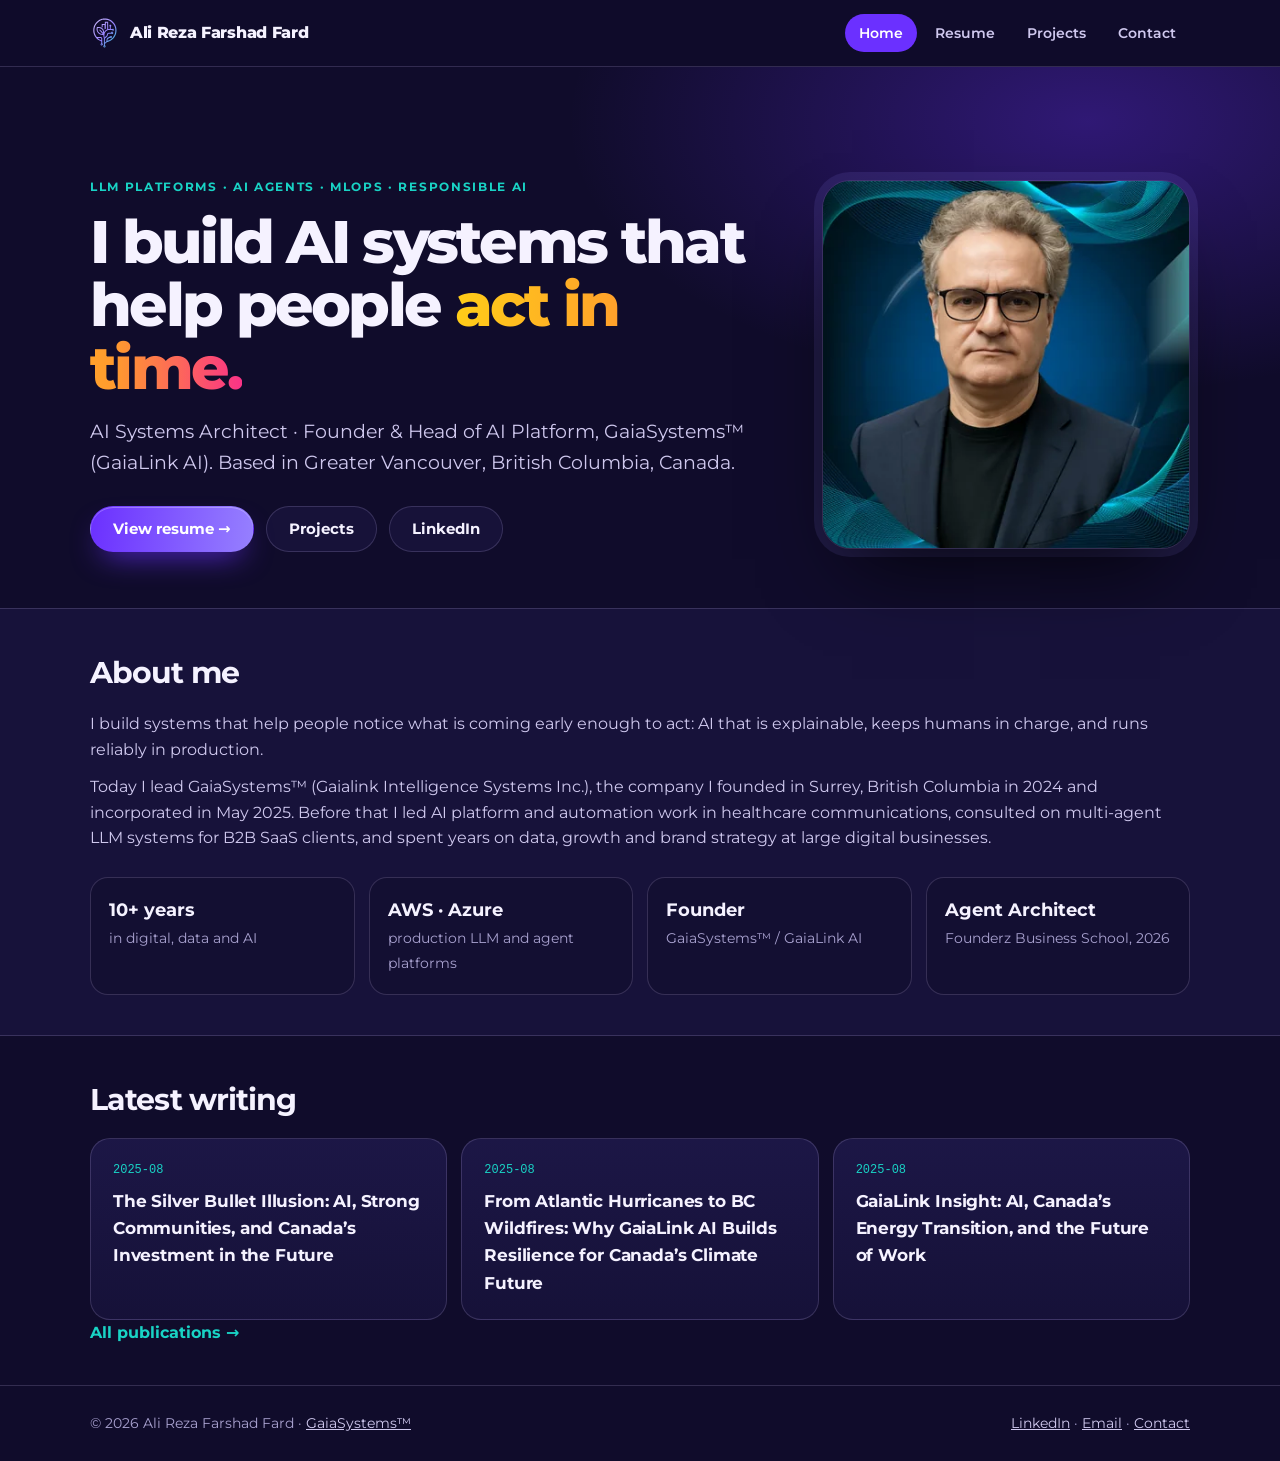
<file: index.html>
<!DOCTYPE html>
<html lang="en-CA">
<head>
<meta charset="utf-8">
<meta name="viewport" content="width=device-width, initial-scale=1">
<title>Ali Reza Farshad Fard | AI Systems Architect &amp; Founder, GaiaSystems™</title>
<meta name="description" content="Ali Reza Farshad Fard (Alireza Farshadfard): AI systems architect, founder of GaiaSystems™ (GaiaLink AI), LLM platforms, AI agents and MLOps in Vancouver, BC.">
<meta name="author" content="Ali Reza Farshad Fard">
<link rel="canonical" href="https://ali-fard.github.io/alireza-farshadfard-cv/">
<meta name="theme-color" content="#100C2B">
<meta property="og:type" content="profile">
<meta property="og:title" content="Ali Reza Farshad Fard | AI Systems Architect &amp; Founder, GaiaSystems™">
<meta property="og:description" content="Ali Reza Farshad Fard (Alireza Farshadfard): AI systems architect, founder of GaiaSystems™ (GaiaLink AI), LLM platforms, AI agents and MLOps in Vancouver, BC.">
<meta property="og:url" content="https://ali-fard.github.io/alireza-farshadfard-cv/">
<meta property="og:image" content="https://ali-fard.github.io/alireza-farshadfard-cv/assets/og.png">
<meta name="twitter:card" content="summary_large_image">
<link rel="icon" href="assets/favicon.svg" type="image/svg+xml">
<link rel="preload" href="assets/montserrat.woff2" as="font" type="font/woff2" crossorigin>
<link rel="stylesheet" href="assets/site.css">
<script type="application/ld+json">{"@context": "https://schema.org", "@type": "Person", "@id": "https://ali-fard.github.io/alireza-farshadfard-cv/#person", "name": "Ali Reza Farshad Fard", "alternateName": ["Alireza Farshadfard"], "url": "https://ali-fard.github.io/alireza-farshadfard-cv/", "image": "https://ali-fard.github.io/alireza-farshadfard-cv/assets/portrait-720.webp", "jobTitle": "Founder & Head of AI Platform", "worksFor": {"@type": "Organization", "name": "GaiaSystems", "legalName": "Gaialink Intelligence Systems Inc.", "alternateName": "GaiaLink AI", "url": "https://gaiasystems.ca/"}, "address": {"@type": "PostalAddress", "addressRegion": "BC", "addressCountry": "CA"}, "email": "mailto:alireza.farshadfard@gmail.com", "sameAs": ["https://www.linkedin.com/in/a-farshadfard/", "https://gaiasystems.ca/about#founder"], "alumniOf": [{"@type": "CollegeOrUniversity", "name": "The University of Manchester"}, {"@type": "CollegeOrUniversity", "name": "Islamic Azad University"}], "hasCredential": {"@type": "EducationalOccupationalCredential", "name": "Agent Architect", "credentialCategory": "Certificate of Completion", "recognizedBy": {"@type": "Organization", "name": "Founderz Business School"}, "url": "https://learn.founderz.com/certificate/agent-architect/bf5f643f-2c78-4635-800e-7f9ace03aea6"}, "knowsAbout": ["AI systems architecture", "AI agents", "LLM platforms", "AWS Bedrock", "Azure OpenAI", "RAG", "MLOps", "Responsible AI", "SEO", "Marketing automation"]}</script>
</head>
<body>
<a class="skip" href="#main">Skip to content</a>
<header class="top"><div class="wrap row">
  <a class="brand" href="index.html"><img src="assets/mark.svg" width="30" height="30" alt="">Ali Reza Farshad Fard</a>
  <nav aria-label="Main"><a href="index.html" aria-current="page">Home</a><a href="resume.html">Resume</a><a href="projects.html">Projects</a><a href="contact.html">Contact</a></nav>
</div></header>
<main id="main">
<section class="hero"><div class="wrap hero-g">
  <div>
    <p class="kicker">LLM platforms · AI agents · MLOps · Responsible AI</p>
    <h1>I build AI systems that help people <em>act in time.</em></h1>
    <p class="lead">AI Systems Architect · Founder &amp; Head of AI Platform, GaiaSystems™ (GaiaLink AI). Based in Greater Vancouver, British Columbia, Canada.</p>
    <div class="ctas"><a class="btn btn-p" href="resume.html">View resume →</a><a class="btn btn-o" href="projects.html">Projects</a><a class="btn btn-o" href="https://www.linkedin.com/in/a-farshadfard/" rel="me noopener">LinkedIn</a></div>
  </div>
  <div class="portrait"><img src="assets/portrait-720.webp" srcset="assets/portrait-400.webp 400w, assets/portrait-720.webp 720w" sizes="(max-width:800px) 280px, 360px" width="720" height="720" alt="Portrait of Ali Reza Farshad Fard"></div>
</div></section>
<section class="band"><div class="wrap">
  <h2>About me</h2>
  <p>I build systems that help people notice what is coming early enough to act: AI that is explainable, keeps humans in charge, and runs reliably in production.</p><p>Today I lead GaiaSystems™ (Gaialink Intelligence Systems Inc.), the company I founded in Surrey, British Columbia in 2024 and incorporated in May 2025. Before that I led AI platform and automation work in healthcare communications, consulted on multi-agent LLM systems for B2B SaaS clients, and spent years on data, growth and brand strategy at large digital businesses.</p>
  <div class="stats">
    <div><b>10+ years</b><span>in digital, data and AI</span></div>
    <div><b>AWS · Azure</b><span>production LLM and agent platforms</span></div>
    <div><b>Founder</b><span>GaiaSystems™ / GaiaLink AI</span></div>
    <div><b>Agent Architect</b><span>Founderz Business School, 2026</span></div>
  </div>
</div></section>
<section><div class="wrap">
  <h2>Latest writing</h2>
  <div class="cards"><a class="card" href="https://gaiasystems.ca/insights/the-silver-bullet-illusion-ai-strong-communities-and-canadas-investment"><span class="meta">2025-08</span><b>The Silver Bullet Illusion: AI, Strong Communities, and Canada’s Investment in the Future</b></a><a class="card" href="https://gaiasystems.ca/insights/from-atlantic-hurricanes-to-bc-wildfires-why-gaialink-ai-builds"><span class="meta">2025-08</span><b>From Atlantic Hurricanes to BC Wildfires: Why GaiaLink AI Builds Resilience for Canada’s Climate Future</b></a><a class="card" href="https://gaiasystems.ca/insights/gaialink-insight-ai-canadas-energy-transition-and-the-future-of-work"><span class="meta">2025-08</span><b>GaiaLink Insight: AI, Canada’s Energy Transition, and the Future of Work</b></a></div>
  <p><a class="more" href="resume.html#publications">All publications →</a></p>
</div></section>
</main>
<footer class="foot"><div class="wrap row">
  <span>© 2026 Ali Reza Farshad Fard · <a href="https://gaiasystems.ca">GaiaSystems™</a></span>
  <span><a href="https://www.linkedin.com/in/a-farshadfard/" rel="me noopener">LinkedIn</a> · <a href="mailto:alireza.farshadfard@gmail.com">Email</a> · <a href="contact.html">Contact</a></span>
</div></footer>
<script src="assets/site.js" defer></script>
</body>
</html>
</file>
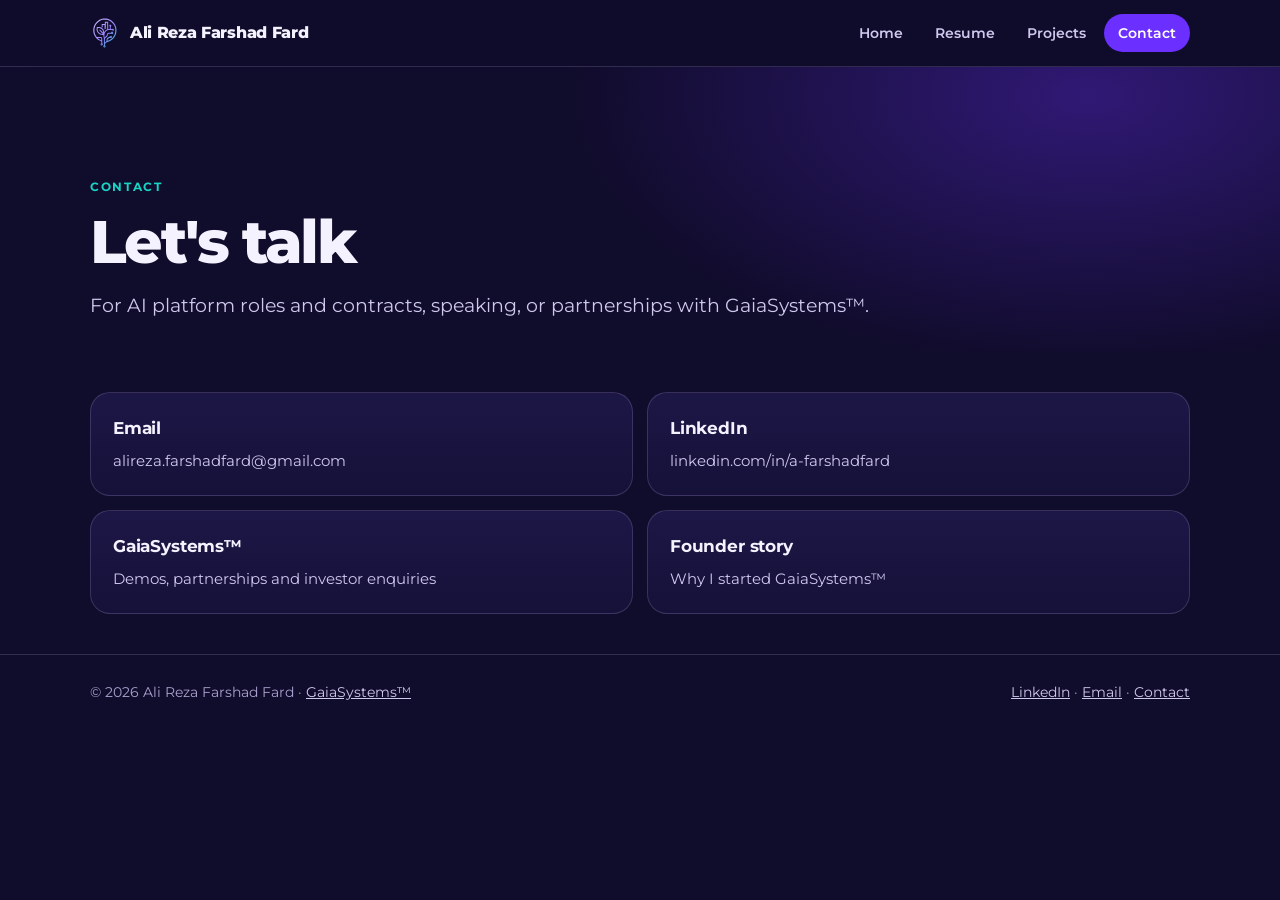
<file: contact.html>
<!DOCTYPE html>
<html lang="en-CA">
<head>
<meta charset="utf-8">
<meta name="viewport" content="width=device-width, initial-scale=1">
<title>Contact Ali Reza Farshad Fard</title>
<meta name="description" content="Contact Ali Reza Farshad Fard for AI platform roles, contracts, speaking and partnerships with GaiaSystems.">
<meta name="author" content="Ali Reza Farshad Fard">
<link rel="canonical" href="https://ali-fard.github.io/alireza-farshadfard-cv/contact.html">
<meta name="theme-color" content="#100C2B">
<meta property="og:type" content="profile">
<meta property="og:title" content="Contact Ali Reza Farshad Fard">
<meta property="og:description" content="Contact Ali Reza Farshad Fard for AI platform roles, contracts, speaking and partnerships with GaiaSystems.">
<meta property="og:url" content="https://ali-fard.github.io/alireza-farshadfard-cv/contact.html">
<meta property="og:image" content="https://ali-fard.github.io/alireza-farshadfard-cv/assets/og.png">
<meta name="twitter:card" content="summary_large_image">
<link rel="icon" href="assets/favicon.svg" type="image/svg+xml">
<link rel="preload" href="assets/montserrat.woff2" as="font" type="font/woff2" crossorigin>
<link rel="stylesheet" href="assets/site.css">

</head>
<body>
<a class="skip" href="#main">Skip to content</a>
<header class="top"><div class="wrap row">
  <a class="brand" href="index.html"><img src="assets/mark.svg" width="30" height="30" alt="">Ali Reza Farshad Fard</a>
  <nav aria-label="Main"><a href="index.html">Home</a><a href="resume.html">Resume</a><a href="projects.html">Projects</a><a href="contact.html" aria-current="page">Contact</a></nav>
</div></header>
<main id="main">
<section class="hero sm"><div class="wrap"><p class="kicker">Contact</p><h1>Let's talk</h1>
<p class="lead">For AI platform roles and contracts, speaking, or partnerships with GaiaSystems™.</p></div></section>
<section><div class="wrap contact">
  <a class="card" href="mailto:alireza.farshadfard@gmail.com"><b>Email</b><span>alireza.farshadfard@gmail.com</span></a>
  <a class="card" href="https://www.linkedin.com/in/a-farshadfard/" rel="me noopener"><b>LinkedIn</b><span>linkedin.com/in/a-farshadfard</span></a>
  <a class="card" href="https://gaiasystems.ca/contact"><b>GaiaSystems™</b><span>Demos, partnerships and investor enquiries</span></a>
  <a class="card" href="https://gaiasystems.ca/about#founder"><b>Founder story</b><span>Why I started GaiaSystems™</span></a>
</div></section>
</main>
<footer class="foot"><div class="wrap row">
  <span>© 2026 Ali Reza Farshad Fard · <a href="https://gaiasystems.ca">GaiaSystems™</a></span>
  <span><a href="https://www.linkedin.com/in/a-farshadfard/" rel="me noopener">LinkedIn</a> · <a href="mailto:alireza.farshadfard@gmail.com">Email</a> · <a href="contact.html">Contact</a></span>
</div></footer>
<script src="assets/site.js" defer></script>
</body>
</html>
</file>
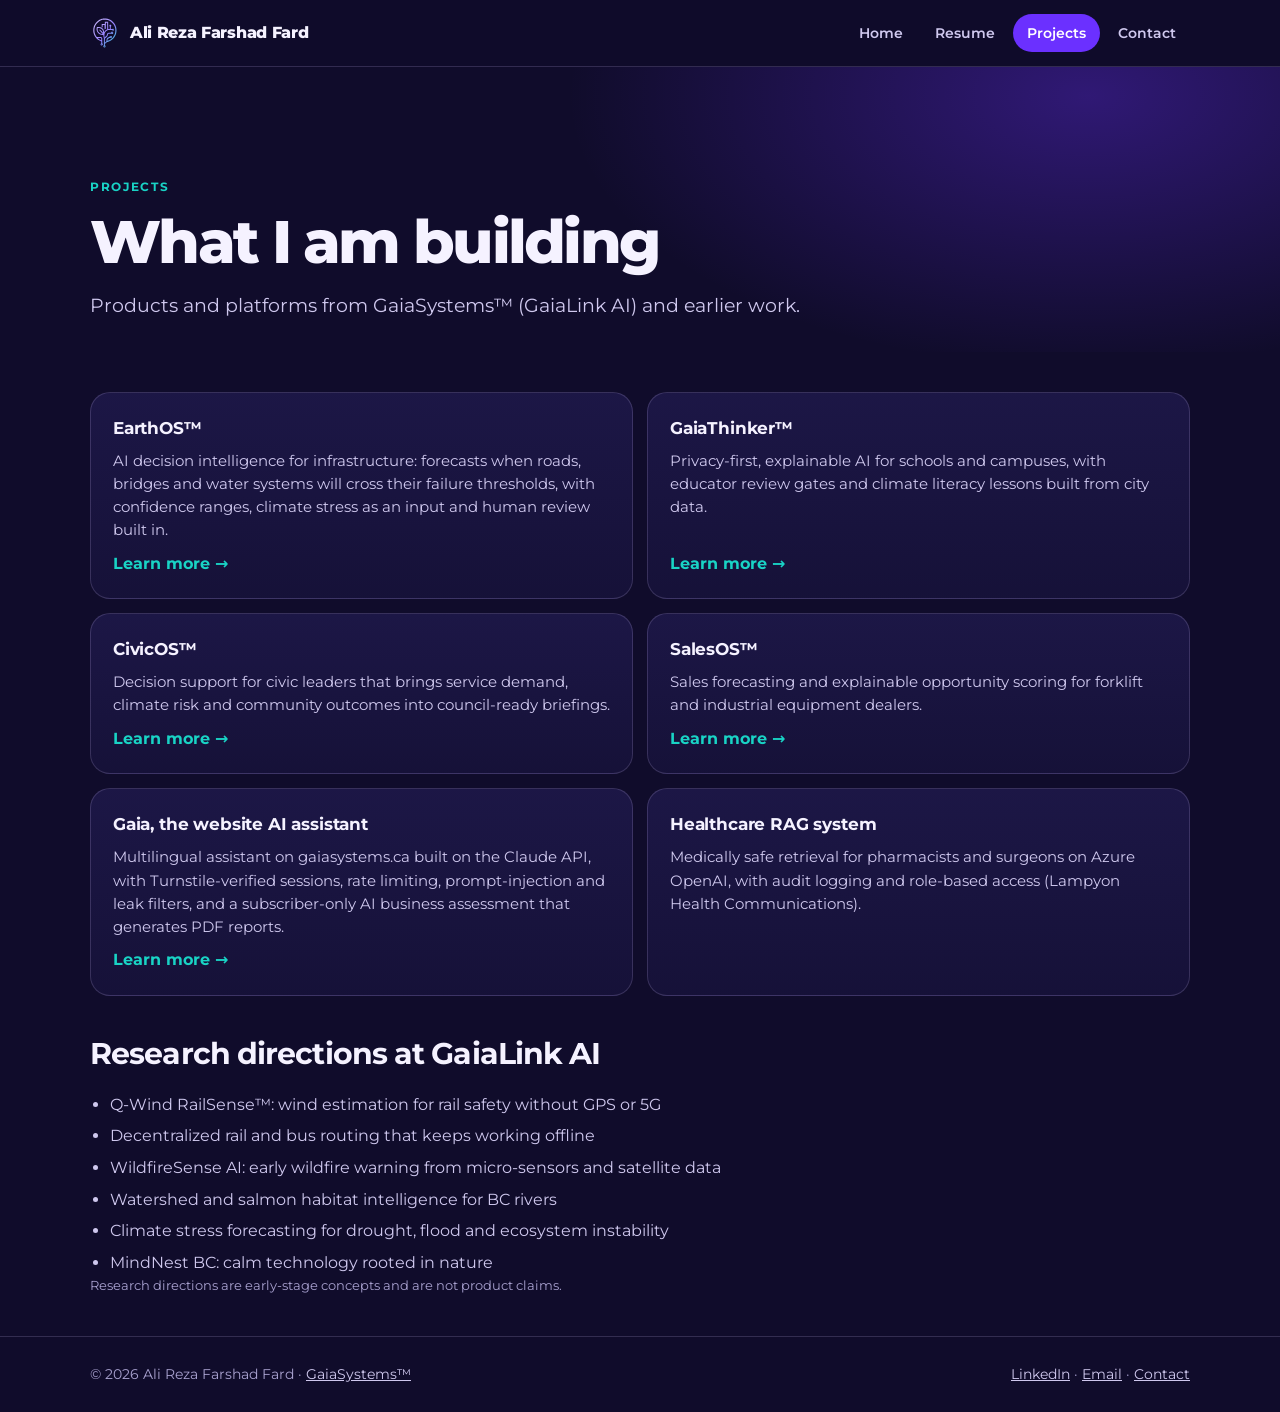
<file: projects.html>
<!DOCTYPE html>
<html lang="en-CA">
<head>
<meta charset="utf-8">
<meta name="viewport" content="width=device-width, initial-scale=1">
<title>Projects: Ali Reza Farshad Fard</title>
<meta name="description" content="Projects by Ali Reza Farshad Fard: EarthOS, GaiaThinker, CivicOS, SalesOS and AI platforms built at GaiaSystems (GaiaLink AI).">
<meta name="author" content="Ali Reza Farshad Fard">
<link rel="canonical" href="https://ali-fard.github.io/alireza-farshadfard-cv/projects.html">
<meta name="theme-color" content="#100C2B">
<meta property="og:type" content="profile">
<meta property="og:title" content="Projects: Ali Reza Farshad Fard">
<meta property="og:description" content="Projects by Ali Reza Farshad Fard: EarthOS, GaiaThinker, CivicOS, SalesOS and AI platforms built at GaiaSystems (GaiaLink AI).">
<meta property="og:url" content="https://ali-fard.github.io/alireza-farshadfard-cv/projects.html">
<meta property="og:image" content="https://ali-fard.github.io/alireza-farshadfard-cv/assets/og.png">
<meta name="twitter:card" content="summary_large_image">
<link rel="icon" href="assets/favicon.svg" type="image/svg+xml">
<link rel="preload" href="assets/montserrat.woff2" as="font" type="font/woff2" crossorigin>
<link rel="stylesheet" href="assets/site.css">

</head>
<body>
<a class="skip" href="#main">Skip to content</a>
<header class="top"><div class="wrap row">
  <a class="brand" href="index.html"><img src="assets/mark.svg" width="30" height="30" alt="">Ali Reza Farshad Fard</a>
  <nav aria-label="Main"><a href="index.html">Home</a><a href="resume.html">Resume</a><a href="projects.html" aria-current="page">Projects</a><a href="contact.html">Contact</a></nav>
</div></header>
<main id="main">
<section class="hero sm"><div class="wrap"><p class="kicker">Projects</p><h1>What I am building</h1>
<p class="lead">Products and platforms from GaiaSystems™ (GaiaLink AI) and earlier work.</p></div></section>
<section><div class="wrap">
  <div class="cards two"><div class="card"><b>EarthOS™</b><p>AI decision intelligence for infrastructure: forecasts when roads, bridges and water systems will cross their failure thresholds, with confidence ranges, climate stress as an input and human review built in.</p><a class=more href='https://gaiasystems.ca/earthos'>Learn more →</a></div><div class="card"><b>GaiaThinker™</b><p>Privacy-first, explainable AI for schools and campuses, with educator review gates and climate literacy lessons built from city data.</p><a class=more href='https://gaiasystems.ca/gaiathinker'>Learn more →</a></div><div class="card"><b>CivicOS™</b><p>Decision support for civic leaders that brings service demand, climate risk and community outcomes into council-ready briefings.</p><a class=more href='https://gaiasystems.ca/civicos'>Learn more →</a></div><div class="card"><b>SalesOS™</b><p>Sales forecasting and explainable opportunity scoring for forklift and industrial equipment dealers.</p><a class=more href='https://gaiasystems.ca/salesos'>Learn more →</a></div><div class="card"><b>Gaia, the website AI assistant</b><p>Multilingual assistant on gaiasystems.ca built on the Claude API, with Turnstile-verified sessions, rate limiting, prompt-injection and leak filters, and a subscriber-only AI business assessment that generates PDF reports.</p><a class=more href='https://gaiasystems.ca/?gaia=1'>Learn more →</a></div><div class="card"><b>Healthcare RAG system</b><p>Medically safe retrieval for pharmacists and surgeons on Azure OpenAI, with audit logging and role-based access (Lampyon Health Communications).</p></div></div>
  <h2>Research directions at GaiaLink AI</h2>
  <ul class="del"><li>Q-Wind RailSense™: wind estimation for rail safety without GPS or 5G</li><li>Decentralized rail and bus routing that keeps working offline</li><li>WildfireSense AI: early wildfire warning from micro-sensors and satellite data</li><li>Watershed and salmon habitat intelligence for BC rivers</li><li>Climate stress forecasting for drought, flood and ecosystem instability</li><li>MindNest BC: calm technology rooted in nature</li></ul>
  <p class="small">Research directions are early-stage concepts and are not product claims.</p>
</div></section>
</main>
<footer class="foot"><div class="wrap row">
  <span>© 2026 Ali Reza Farshad Fard · <a href="https://gaiasystems.ca">GaiaSystems™</a></span>
  <span><a href="https://www.linkedin.com/in/a-farshadfard/" rel="me noopener">LinkedIn</a> · <a href="mailto:alireza.farshadfard@gmail.com">Email</a> · <a href="contact.html">Contact</a></span>
</div></footer>
<script src="assets/site.js" defer></script>
</body>
</html>
</file>
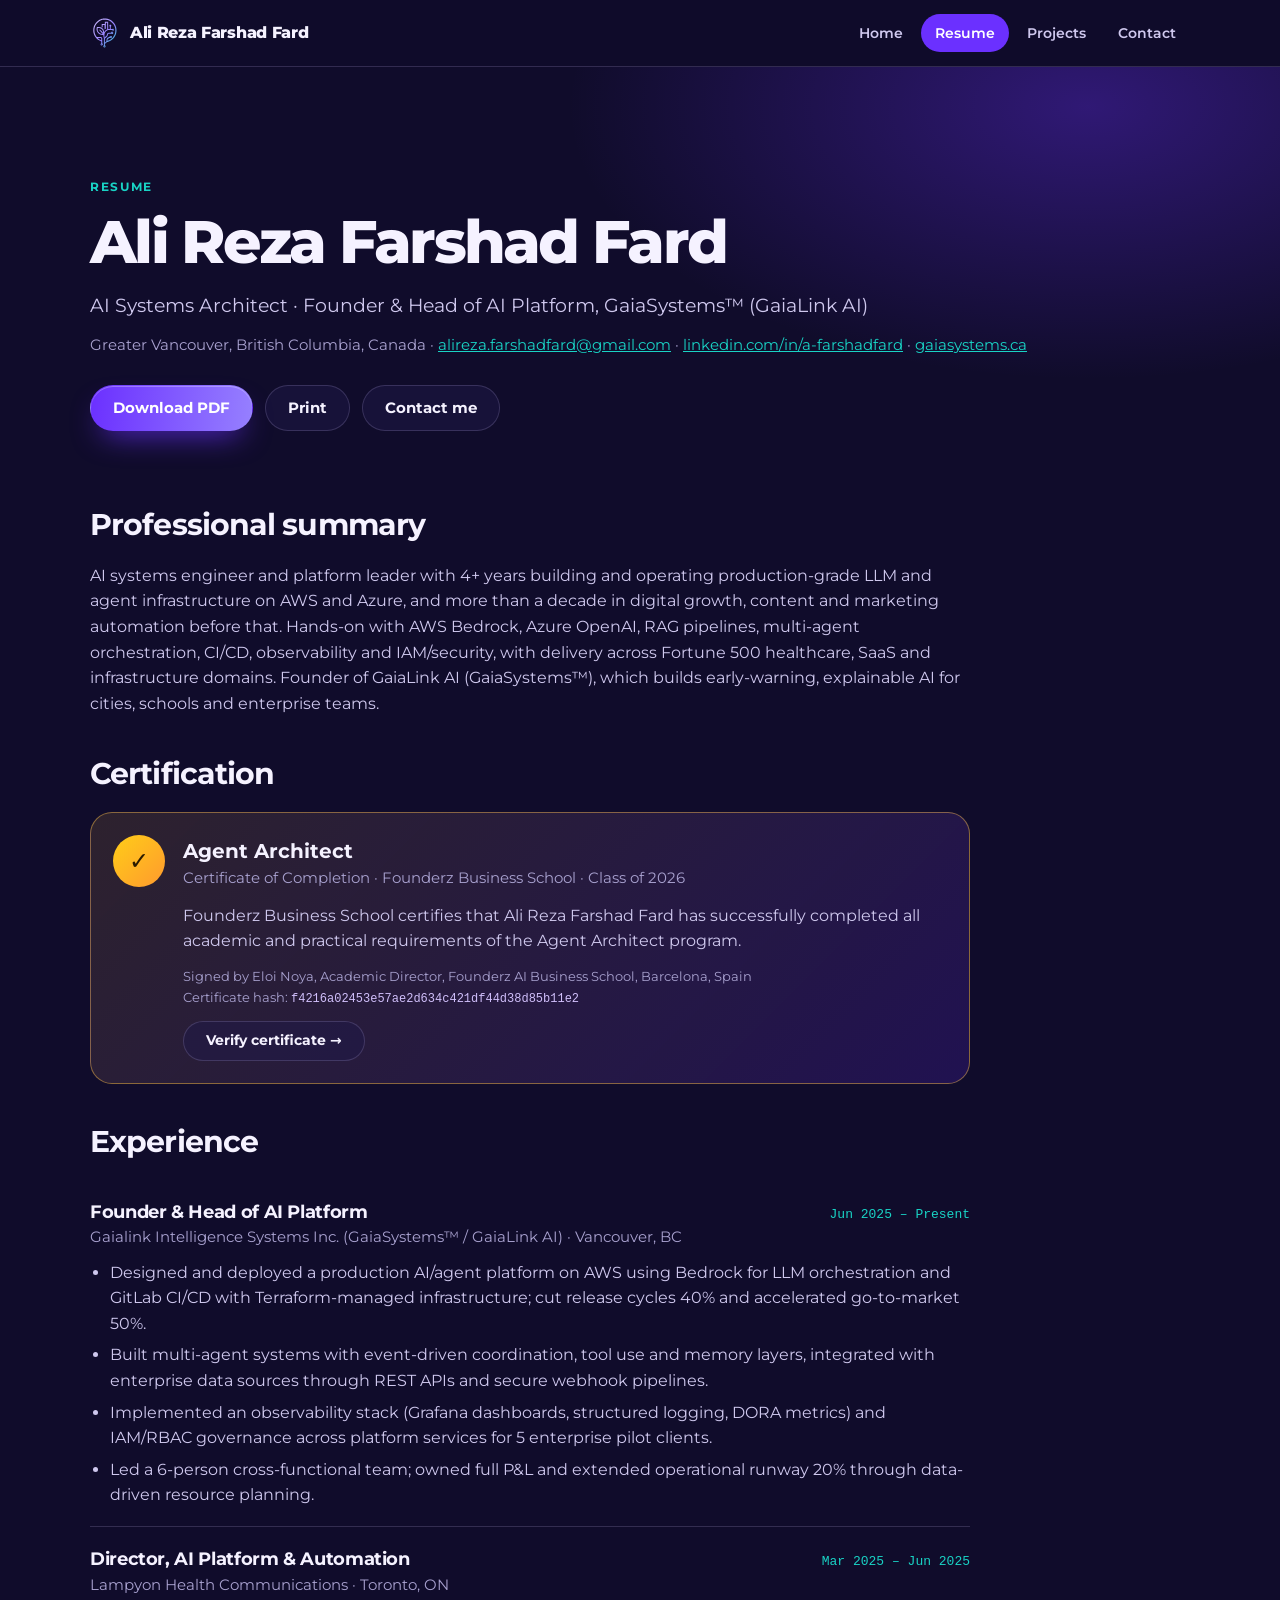
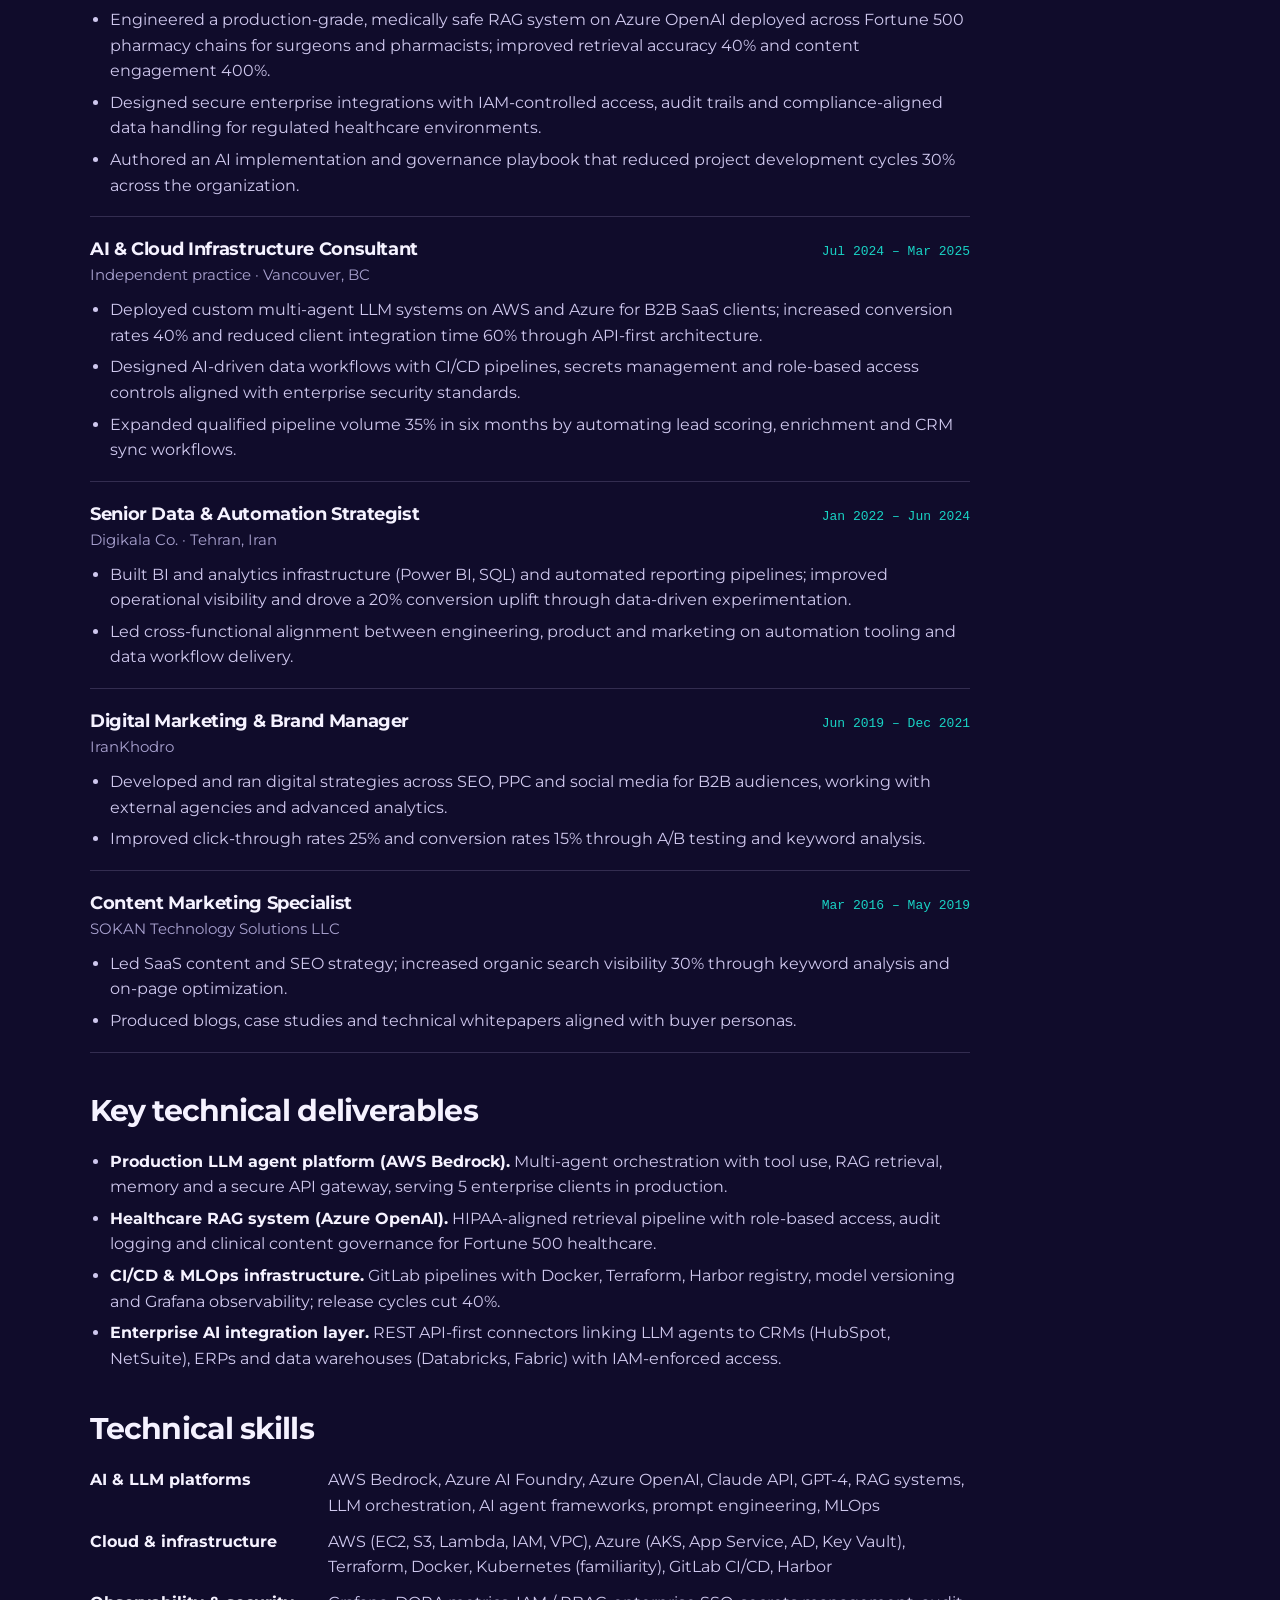
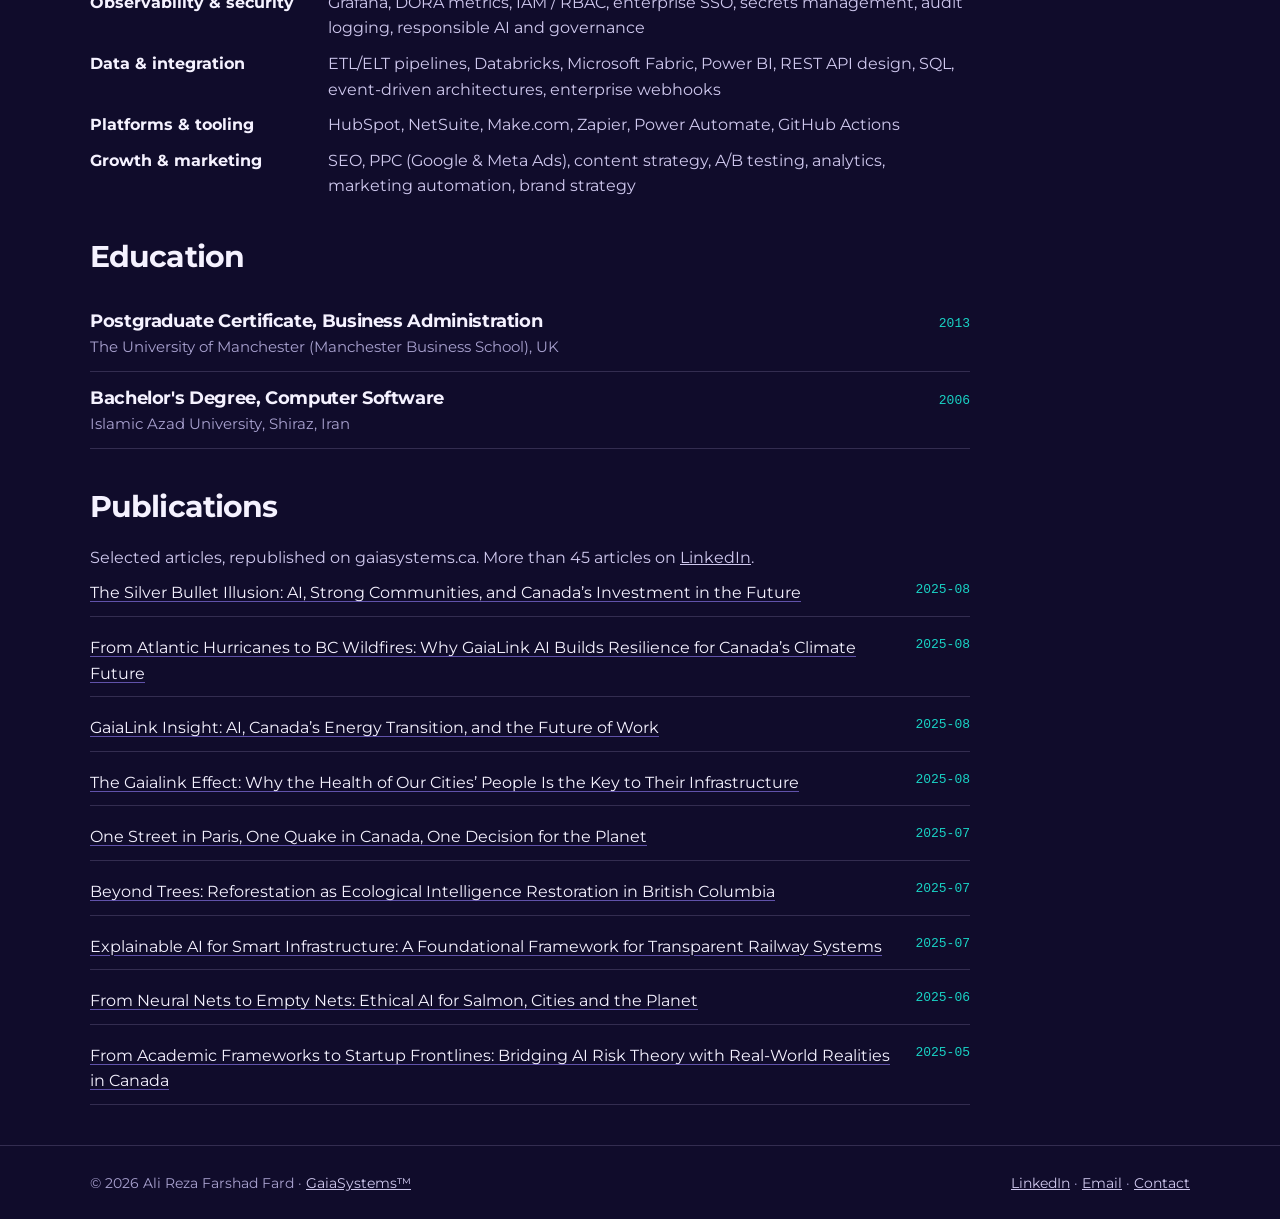
<file: resume.html>
<!DOCTYPE html>
<html lang="en-CA">
<head>
<meta charset="utf-8">
<meta name="viewport" content="width=device-width, initial-scale=1">
<title>Resume: Ali Reza Farshad Fard, AI Systems Architect</title>
<meta name="description" content="Resume of Ali Reza Farshad Fard: AI platform leadership, AWS Bedrock and Azure OpenAI, AI agents, MLOps, Agent Architect certification, education and publications.">
<meta name="author" content="Ali Reza Farshad Fard">
<link rel="canonical" href="https://ali-fard.github.io/alireza-farshadfard-cv/resume.html">
<meta name="theme-color" content="#100C2B">
<meta property="og:type" content="profile">
<meta property="og:title" content="Resume: Ali Reza Farshad Fard, AI Systems Architect">
<meta property="og:description" content="Resume of Ali Reza Farshad Fard: AI platform leadership, AWS Bedrock and Azure OpenAI, AI agents, MLOps, Agent Architect certification, education and publications.">
<meta property="og:url" content="https://ali-fard.github.io/alireza-farshadfard-cv/resume.html">
<meta property="og:image" content="https://ali-fard.github.io/alireza-farshadfard-cv/assets/og.png">
<meta name="twitter:card" content="summary_large_image">
<link rel="icon" href="assets/favicon.svg" type="image/svg+xml">
<link rel="preload" href="assets/montserrat.woff2" as="font" type="font/woff2" crossorigin>
<link rel="stylesheet" href="assets/site.css">
<script type="application/ld+json">{"@context": "https://schema.org", "@type": "Person", "@id": "https://ali-fard.github.io/alireza-farshadfard-cv/#person", "name": "Ali Reza Farshad Fard", "alternateName": ["Alireza Farshadfard"], "url": "https://ali-fard.github.io/alireza-farshadfard-cv/", "image": "https://ali-fard.github.io/alireza-farshadfard-cv/assets/portrait-720.webp", "jobTitle": "Founder & Head of AI Platform", "worksFor": {"@type": "Organization", "name": "GaiaSystems", "legalName": "Gaialink Intelligence Systems Inc.", "alternateName": "GaiaLink AI", "url": "https://gaiasystems.ca/"}, "address": {"@type": "PostalAddress", "addressRegion": "BC", "addressCountry": "CA"}, "email": "mailto:alireza.farshadfard@gmail.com", "sameAs": ["https://www.linkedin.com/in/a-farshadfard/", "https://gaiasystems.ca/about#founder"], "alumniOf": [{"@type": "CollegeOrUniversity", "name": "The University of Manchester"}, {"@type": "CollegeOrUniversity", "name": "Islamic Azad University"}], "hasCredential": {"@type": "EducationalOccupationalCredential", "name": "Agent Architect", "credentialCategory": "Certificate of Completion", "recognizedBy": {"@type": "Organization", "name": "Founderz Business School"}, "url": "https://learn.founderz.com/certificate/agent-architect/bf5f643f-2c78-4635-800e-7f9ace03aea6"}, "knowsAbout": ["AI systems architecture", "AI agents", "LLM platforms", "AWS Bedrock", "Azure OpenAI", "RAG", "MLOps", "Responsible AI", "SEO", "Marketing automation"]}</script>
</head>
<body>
<a class="skip" href="#main">Skip to content</a>
<header class="top"><div class="wrap row">
  <a class="brand" href="index.html"><img src="assets/mark.svg" width="30" height="30" alt="">Ali Reza Farshad Fard</a>
  <nav aria-label="Main"><a href="index.html">Home</a><a href="resume.html" aria-current="page">Resume</a><a href="projects.html">Projects</a><a href="contact.html">Contact</a></nav>
</div></header>
<main id="main">
<section class="hero sm"><div class="wrap">
  <p class="kicker">Resume</p>
  <h1>Ali Reza Farshad Fard</h1>
  <p class="lead">AI Systems Architect · Founder &amp; Head of AI Platform, GaiaSystems™ (GaiaLink AI)</p>
  <p class="contact-line">Greater Vancouver, British Columbia, Canada · <a href="mailto:alireza.farshadfard@gmail.com">alireza.farshadfard@gmail.com</a> · <a href="https://www.linkedin.com/in/a-farshadfard/" rel="me noopener">linkedin.com/in/a-farshadfard</a> · <a href="https://gaiasystems.ca">gaiasystems.ca</a></p>
  <div class="ctas no-print"><a class="btn btn-p" href="assets/Ali_Reza_Farshad_Fard_Resume.pdf" download>Download PDF</a><button class="btn btn-o" type="button" data-print>Print</button><a class="btn btn-o" href="contact.html">Contact me</a></div>
</div></section>
<section><div class="wrap cv">
  <h2>Professional summary</h2><p>AI systems engineer and platform leader with 4+ years building and operating production-grade LLM and agent infrastructure on AWS and Azure, and more than a decade in digital growth, content and marketing automation before that. Hands-on with AWS Bedrock, Azure OpenAI, RAG pipelines, multi-agent orchestration, CI/CD, observability and IAM/security, with delivery across Fortune 500 healthcare, SaaS and infrastructure domains. Founder of GaiaLink AI (GaiaSystems™), which builds early-warning, explainable AI for cities, schools and enterprise teams.</p>
  <h2>Certification</h2>
  <div class="cert">
    <div class="seal" aria-hidden="true">✓</div>
    <div><h3>Agent Architect</h3><p class="org">Certificate of Completion · Founderz Business School · Class of 2026</p>
    <p>Founderz Business School certifies that Ali Reza Farshad Fard has successfully completed all academic and practical requirements of the Agent Architect program.</p><p class="small">Signed by Eloi Noya, Academic Director, Founderz AI Business School, Barcelona, Spain<br>Certificate hash: <code>f4216a02453e57ae2d634c421df44d38d85b11e2</code></p>
    <a class="btn btn-o sm-btn no-print" href="https://learn.founderz.com/certificate/agent-architect/bf5f643f-2c78-4635-800e-7f9ace03aea6" rel="noopener" target="_blank">Verify certificate →</a></div>
  </div>
  <h2>Experience</h2><article class="job"><div class="job-h"><div><h3>Founder &amp; Head of AI Platform</h3><p class="org">Gaialink Intelligence Systems Inc. (GaiaSystems™ / GaiaLink AI) · Vancouver, BC</p></div><span class="when">Jun 2025 – Present</span></div>
<ul><li>Designed and deployed a production AI/agent platform on AWS using Bedrock for LLM orchestration and GitLab CI/CD with Terraform-managed infrastructure; cut release cycles 40% and accelerated go-to-market 50%.</li><li>Built multi-agent systems with event-driven coordination, tool use and memory layers, integrated with enterprise data sources through REST APIs and secure webhook pipelines.</li><li>Implemented an observability stack (Grafana dashboards, structured logging, DORA metrics) and IAM/RBAC governance across platform services for 5 enterprise pilot clients.</li><li>Led a 6-person cross-functional team; owned full P&amp;L and extended operational runway 20% through data-driven resource planning.</li></ul></article><article class="job"><div class="job-h"><div><h3>Director, AI Platform &amp; Automation</h3><p class="org">Lampyon Health Communications · Toronto, ON</p></div><span class="when">Mar 2025 – Jun 2025</span></div>
<ul><li>Engineered a production-grade, medically safe RAG system on Azure OpenAI deployed across Fortune 500 pharmacy chains for surgeons and pharmacists; improved retrieval accuracy 40% and content engagement 400%.</li><li>Designed secure enterprise integrations with IAM-controlled access, audit trails and compliance-aligned data handling for regulated healthcare environments.</li><li>Authored an AI implementation and governance playbook that reduced project development cycles 30% across the organization.</li></ul></article><article class="job"><div class="job-h"><div><h3>AI &amp; Cloud Infrastructure Consultant</h3><p class="org">Independent practice · Vancouver, BC</p></div><span class="when">Jul 2024 – Mar 2025</span></div>
<ul><li>Deployed custom multi-agent LLM systems on AWS and Azure for B2B SaaS clients; increased conversion rates 40% and reduced client integration time 60% through API-first architecture.</li><li>Designed AI-driven data workflows with CI/CD pipelines, secrets management and role-based access controls aligned with enterprise security standards.</li><li>Expanded qualified pipeline volume 35% in six months by automating lead scoring, enrichment and CRM sync workflows.</li></ul></article><article class="job"><div class="job-h"><div><h3>Senior Data &amp; Automation Strategist</h3><p class="org">Digikala Co. · Tehran, Iran</p></div><span class="when">Jan 2022 – Jun 2024</span></div>
<ul><li>Built BI and analytics infrastructure (Power BI, SQL) and automated reporting pipelines; improved operational visibility and drove a 20% conversion uplift through data-driven experimentation.</li><li>Led cross-functional alignment between engineering, product and marketing on automation tooling and data workflow delivery.</li></ul></article><article class="job"><div class="job-h"><div><h3>Digital Marketing &amp; Brand Manager</h3><p class="org">IranKhodro</p></div><span class="when">Jun 2019 – Dec 2021</span></div>
<ul><li>Developed and ran digital strategies across SEO, PPC and social media for B2B audiences, working with external agencies and advanced analytics.</li><li>Improved click-through rates 25% and conversion rates 15% through A/B testing and keyword analysis.</li></ul></article><article class="job"><div class="job-h"><div><h3>Content Marketing Specialist</h3><p class="org">SOKAN Technology Solutions LLC</p></div><span class="when">Mar 2016 – May 2019</span></div>
<ul><li>Led SaaS content and SEO strategy; increased organic search visibility 30% through keyword analysis and on-page optimization.</li><li>Produced blogs, case studies and technical whitepapers aligned with buyer personas.</li></ul></article>
  <h2>Key technical deliverables</h2>
  <ul class="del"><li><b>Production LLM agent platform (AWS Bedrock).</b> Multi-agent orchestration with tool use, RAG retrieval, memory and a secure API gateway, serving 5 enterprise clients in production.</li><li><b>Healthcare RAG system (Azure OpenAI).</b> HIPAA-aligned retrieval pipeline with role-based access, audit logging and clinical content governance for Fortune 500 healthcare.</li><li><b>CI/CD &amp; MLOps infrastructure.</b> GitLab pipelines with Docker, Terraform, Harbor registry, model versioning and Grafana observability; release cycles cut 40%.</li><li><b>Enterprise AI integration layer.</b> REST API-first connectors linking LLM agents to CRMs (HubSpot, NetSuite), ERPs and data warehouses (Databricks, Fabric) with IAM-enforced access.</li></ul>
  <h2>Technical skills</h2>
  <dl class="skills"><dt>AI &amp; LLM platforms</dt><dd>AWS Bedrock, Azure AI Foundry, Azure OpenAI, Claude API, GPT-4, RAG systems, LLM orchestration, AI agent frameworks, prompt engineering, MLOps</dd><dt>Cloud &amp; infrastructure</dt><dd>AWS (EC2, S3, Lambda, IAM, VPC), Azure (AKS, App Service, AD, Key Vault), Terraform, Docker, Kubernetes (familiarity), GitLab CI/CD, Harbor</dd><dt>Observability &amp; security</dt><dd>Grafana, DORA metrics, IAM / RBAC, enterprise SSO, secrets management, audit logging, responsible AI and governance</dd><dt>Data &amp; integration</dt><dd>ETL/ELT pipelines, Databricks, Microsoft Fabric, Power BI, REST API design, SQL, event-driven architectures, enterprise webhooks</dd><dt>Platforms &amp; tooling</dt><dd>HubSpot, NetSuite, Make.com, Zapier, Power Automate, GitHub Actions</dd><dt>Growth &amp; marketing</dt><dd>SEO, PPC (Google &amp; Meta Ads), content strategy, A/B testing, analytics, marketing automation, brand strategy</dd></dl>
  <h2>Education</h2>
  <div class="edu"><div><h3>Postgraduate Certificate, Business Administration</h3><p class="org">The University of Manchester (Manchester Business School), UK</p></div><span class="when">2013</span></div><div class="edu"><div><h3>Bachelor&#x27;s Degree, Computer Software</h3><p class="org">Islamic Azad University, Shiraz, Iran</p></div><span class="when">2006</span></div>
  <h2 id="publications">Publications</h2>
  <p class="print-only">45+ articles on AI, climate resilience and digital strategy. Selected articles: gaiasystems.ca/insights. Certificate verification: https://learn.founderz.com/certificate/agent-architect/bf5f643f-2c78-4635-800e-7f9ace03aea6</p>
  <p class="no-print">Selected articles, republished on gaiasystems.ca. More than 45 articles on <a href="https://www.linkedin.com/in/a-farshadfard/recent-activity/articles/" rel="noopener">LinkedIn</a>.</p>
  <ul class="pubs no-print"><li><a href="https://gaiasystems.ca/insights/the-silver-bullet-illusion-ai-strong-communities-and-canadas-investment">The Silver Bullet Illusion: AI, Strong Communities, and Canada’s Investment in the Future</a> <span class="when">2025-08</span></li><li><a href="https://gaiasystems.ca/insights/from-atlantic-hurricanes-to-bc-wildfires-why-gaialink-ai-builds">From Atlantic Hurricanes to BC Wildfires: Why GaiaLink AI Builds Resilience for Canada’s Climate Future</a> <span class="when">2025-08</span></li><li><a href="https://gaiasystems.ca/insights/gaialink-insight-ai-canadas-energy-transition-and-the-future-of-work">GaiaLink Insight: AI, Canada’s Energy Transition, and the Future of Work</a> <span class="when">2025-08</span></li><li><a href="https://gaiasystems.ca/insights/the-gaialink-effect-why-the-health-of-our-cities-people-is-the-key-to">The Gaialink Effect: Why the Health of Our Cities’ People Is the Key to Their Infrastructure</a> <span class="when">2025-08</span></li><li><a href="https://gaiasystems.ca/insights/one-street-in-paris-one-quake-in-canada-one-decision-for-the-planet">One Street in Paris, One Quake in Canada, One Decision for the Planet</a> <span class="when">2025-07</span></li><li><a href="https://gaiasystems.ca/insights/beyond-trees-reforestation-as-ecological-intelligence-restoration-in">Beyond Trees: Reforestation as Ecological Intelligence Restoration in British Columbia</a> <span class="when">2025-07</span></li><li><a href="https://gaiasystems.ca/insights/explainable-ai-for-smart-infrastructure-a-foundational-framework-for">Explainable AI for Smart Infrastructure: A Foundational Framework for Transparent Railway Systems</a> <span class="when">2025-07</span></li><li><a href="https://gaiasystems.ca/insights/from-neural-nets-to-empty-nets-ethical-ai-for-salmon-cities-and-the">From Neural Nets to Empty Nets: Ethical AI for Salmon, Cities and the Planet</a> <span class="when">2025-06</span></li><li><a href="https://gaiasystems.ca/insights/from-academic-frameworks-to-startup-frontlines-bridging-ai-risk-theory">From Academic Frameworks to Startup Frontlines: Bridging AI Risk Theory with Real-World Realities in Canada</a> <span class="when">2025-05</span></li></ul>
</div></section>
</main>
<footer class="foot"><div class="wrap row">
  <span>© 2026 Ali Reza Farshad Fard · <a href="https://gaiasystems.ca">GaiaSystems™</a></span>
  <span><a href="https://www.linkedin.com/in/a-farshadfard/" rel="me noopener">LinkedIn</a> · <a href="mailto:alireza.farshadfard@gmail.com">Email</a> · <a href="contact.html">Contact</a></span>
</div></footer>
<script src="assets/site.js" defer></script>
</body>
</html>
</file>
<file: assets/site.css>
/* print */
.print-only{display:none}
@font-face{font-family:'Montserrat';src:url(montserrat.woff2) format('woff2');font-weight:100 900;font-display:swap;}
:root{--bg:#100C2B;--s:#17123A;--s2:#1E1849;--line:rgba(208,191,250,.18);--t:#F5F2FF;--m:#CFC8EE;--d:#A8A1CF;--p:#6B30FF;--p2:#9680FF;--teal:#19D3C5;--amber:#FFC247;}
*{box-sizing:border-box;margin:0;padding:0}
html{scroll-behavior:smooth}
body{background:var(--bg);color:var(--t);font-family:'Montserrat',system-ui,-apple-system,'Segoe UI',sans-serif;line-height:1.6;-webkit-font-smoothing:antialiased}
a{color:inherit}
img{max-width:100%;height:auto;display:block}
.wrap{width:min(1100px,100% - 32px);margin:0 auto}
.row{display:flex;align-items:center;justify-content:space-between;gap:16px;flex-wrap:wrap}
.skip{position:absolute;left:-9999px}.skip:focus{left:12px;top:12px;background:#fff;color:#000;padding:8px 14px;border-radius:9px;z-index:9}
:focus-visible{outline:2px solid var(--teal);outline-offset:3px;border-radius:6px}
.top{position:sticky;top:0;z-index:5;background:rgba(16,12,43,.8);backdrop-filter:blur(14px);-webkit-backdrop-filter:blur(14px);border-bottom:1px solid var(--line)}
.top .row{min-height:66px}
.brand{display:flex;align-items:center;gap:10px;font-weight:800;letter-spacing:-.02em;text-decoration:none}
.top nav{display:flex;gap:4px;flex-wrap:wrap}
.top nav a{text-decoration:none;padding:8px 14px;border-radius:999px;font-weight:600;font-size:14px;color:var(--m)}
.top nav a:hover{background:rgba(150,128,255,.14);color:#fff}
.top nav a[aria-current]{background:var(--p);color:#fff}
.hero{padding:clamp(56px,9vw,110px) 0 56px;background:radial-gradient(800px 420px at 85% 10%,rgba(107,48,255,.35),transparent 65%)}
.hero.sm{padding-bottom:30px}
.hero-g{display:grid;grid-template-columns:1.3fr .7fr;gap:48px;align-items:center}
.kicker{font-size:12px;letter-spacing:.14em;text-transform:uppercase;color:var(--teal);font-weight:700;margin-bottom:14px}
h1{font-size:clamp(34px,5.4vw,60px);line-height:1.05;letter-spacing:-.045em;font-weight:800}
h1 em{font-style:normal;background:linear-gradient(90deg,#FFCD18,#FF9A2E 60%,#FA3387);-webkit-background-clip:text;background-clip:text;color:transparent}
.lead{color:var(--m);font-size:clamp(16px,1.6vw,19px);margin-top:18px;max-width:60ch}
.contact-line{margin-top:12px;color:var(--d);font-size:14.5px}
.contact-line a{color:var(--teal)}
.ctas{display:flex;flex-wrap:wrap;gap:12px;margin-top:28px}
.btn{display:inline-flex;align-items:center;gap:8px;min-height:46px;padding:0 22px;border-radius:999px;font:inherit;font-weight:700;font-size:15px;text-decoration:none;cursor:pointer;border:1px solid transparent;transition:transform .3s cubic-bezier(.16,1,.3,1),box-shadow .3s}
.btn:hover{transform:translateY(-2px)}
.btn-p{background:linear-gradient(96deg,#6B30FF,#9680FF);color:#fff;box-shadow:inset 0 1px 0 rgba(255,255,255,.28),0 14px 30px -12px rgba(107,48,255,.85)}
.btn-o{background:rgba(30,24,73,.5);color:var(--t);border-color:var(--line)}
.sm-btn{min-height:40px;font-size:14px;margin-top:12px}
.portrait img{aspect-ratio:1/1;object-fit:cover;width:100%;border-radius:28px;border:1px solid var(--line);box-shadow:0 40px 80px -30px rgba(0,0,0,.8),0 0 0 8px rgba(150,128,255,.12)}
section{padding:40px 0}
.band{background:var(--s);border-block:1px solid var(--line)}
h2{font-size:clamp(22px,2.6vw,30px);letter-spacing:-.03em;margin:34px 0 14px}
section > .wrap > h2:first-child,.band h2{margin-top:0}
p{color:var(--m)} p+p{margin-top:12px}
.stats{display:grid;grid-template-columns:repeat(4,1fr);gap:14px;margin-top:26px}
.stats div{padding:18px;border-radius:18px;border:1px solid var(--line);background:rgba(16,12,43,.5)}
.stats b{display:block;font-size:18px} .stats span{font-size:13.5px;color:var(--d)}
.cards{display:grid;grid-template-columns:repeat(3,1fr);gap:14px}
.cards.two{grid-template-columns:repeat(2,1fr)}
.card{display:flex;flex-direction:column;gap:8px;padding:22px;border-radius:20px;border:1px solid var(--line);background:linear-gradient(180deg,rgba(30,24,73,.9),rgba(23,18,58,.9));text-decoration:none;transition:transform .4s cubic-bezier(.16,1,.3,1),border-color .3s}
a.card:hover{transform:translateY(-4px);border-color:var(--p2)}
.card b{font-size:17px;letter-spacing:-.01em} .card p,.card span{font-size:14.5px;color:var(--m)}
.meta{font-size:12px!important;color:var(--teal)!important;font-family:ui-monospace,monospace}
.more{color:var(--teal);font-weight:700;text-decoration:none;margin-top:auto}
.cv > *{max-width:880px}
.job{padding:18px 0;border-bottom:1px solid var(--line)}
.job-h,.edu{display:flex;justify-content:space-between;gap:16px;align-items:baseline}
.job h3,.edu h3{font-size:18px;letter-spacing:-.02em}
.org{color:var(--d);font-size:14.5px}
.when{color:var(--teal);font-size:13px;white-space:nowrap;font-family:ui-monospace,monospace}
.job ul,.del{padding-left:20px;margin-top:10px;display:grid;gap:6px;color:var(--m)}
.del b{color:var(--t)}
.skills{display:grid;grid-template-columns:220px 1fr;gap:10px 18px}
.skills dt{font-weight:700} .skills dd{color:var(--m)}
.edu{padding:12px 0;border-bottom:1px solid var(--line)}
.cert{display:flex;gap:18px;padding:22px;border-radius:22px;border:1px solid rgba(255,194,71,.45);background:linear-gradient(135deg,rgba(255,194,71,.12),rgba(107,48,255,.18))}
.seal{flex:none;display:grid;place-items:center;width:52px;height:52px;border-radius:50%;background:linear-gradient(135deg,#FFCD18,#FF9A2E);color:#2A1A00;font-weight:900;font-size:24px}
.cert h3{font-size:20px}
.small{font-size:13px;color:var(--d)}
code{font-family:ui-monospace,monospace;font-size:12px;word-break:break-all;color:var(--lav,#D0BFFA)}
.pubs{list-style:none;display:grid;gap:8px}
.pubs li{display:flex;justify-content:space-between;gap:12px;padding:10px 0;border-bottom:1px solid var(--line)}
.pubs a{color:var(--t);text-decoration-color:rgba(150,128,255,.6);text-underline-offset:3px}
.contact{display:grid;grid-template-columns:repeat(2,1fr);gap:14px}
.foot{border-top:1px solid var(--line);padding:26px 0;color:var(--d);font-size:14px}
.foot a{color:var(--m)}
@media (max-width:800px){.hero-g{grid-template-columns:1fr}.portrait{max-width:280px}.stats{grid-template-columns:1fr 1fr}.cards,.cards.two,.contact{grid-template-columns:1fr}.skills{grid-template-columns:1fr}.job-h,.edu{flex-direction:column;gap:4px}}
@media (prefers-reduced-motion:reduce){*{transition:none!important;scroll-behavior:auto!important}}
@media print{
  .print-only{display:block!important}
  .job ul,.del{gap:2px;margin-top:4px}
  .job li,.del li{line-height:1.4}
  .skills{gap:4px 14px;grid-template-columns:170px 1fr}
  @page{margin:14mm}
  body{background:#fff;color:#111;font-size:9.6pt;line-height:1.45}
  .top,.foot,.no-print,.skip{display:none!important}
  .hero{background:none;padding:0 0 8px}
  h1{font-size:24pt;color:#111}
  h2{font-size:13pt;margin:16px 0 6px;color:#4b23c8;border-bottom:1px solid #ddd;padding-bottom:3px}
  p,.lead,.org,.job ul,.del,.skills dd,.small,.contact-line{color:#222!important}
  .contact-line a,.when,.kicker{color:#4b23c8!important}
  .kicker{margin-bottom:4px}
  section{padding:0}
  .wrap{width:100%}
  .job{padding:8px 0;break-inside:avoid;border-color:#ddd}
  .cert{background:none;border:1px solid #c9a227;break-inside:avoid}
  .pubs li{border-color:#eee;padding:4px 0}
  .pubs a{color:#111}
  code{color:#333}
  a[href^="http"]:not(.btn)::after{content:""}
}
</file>
